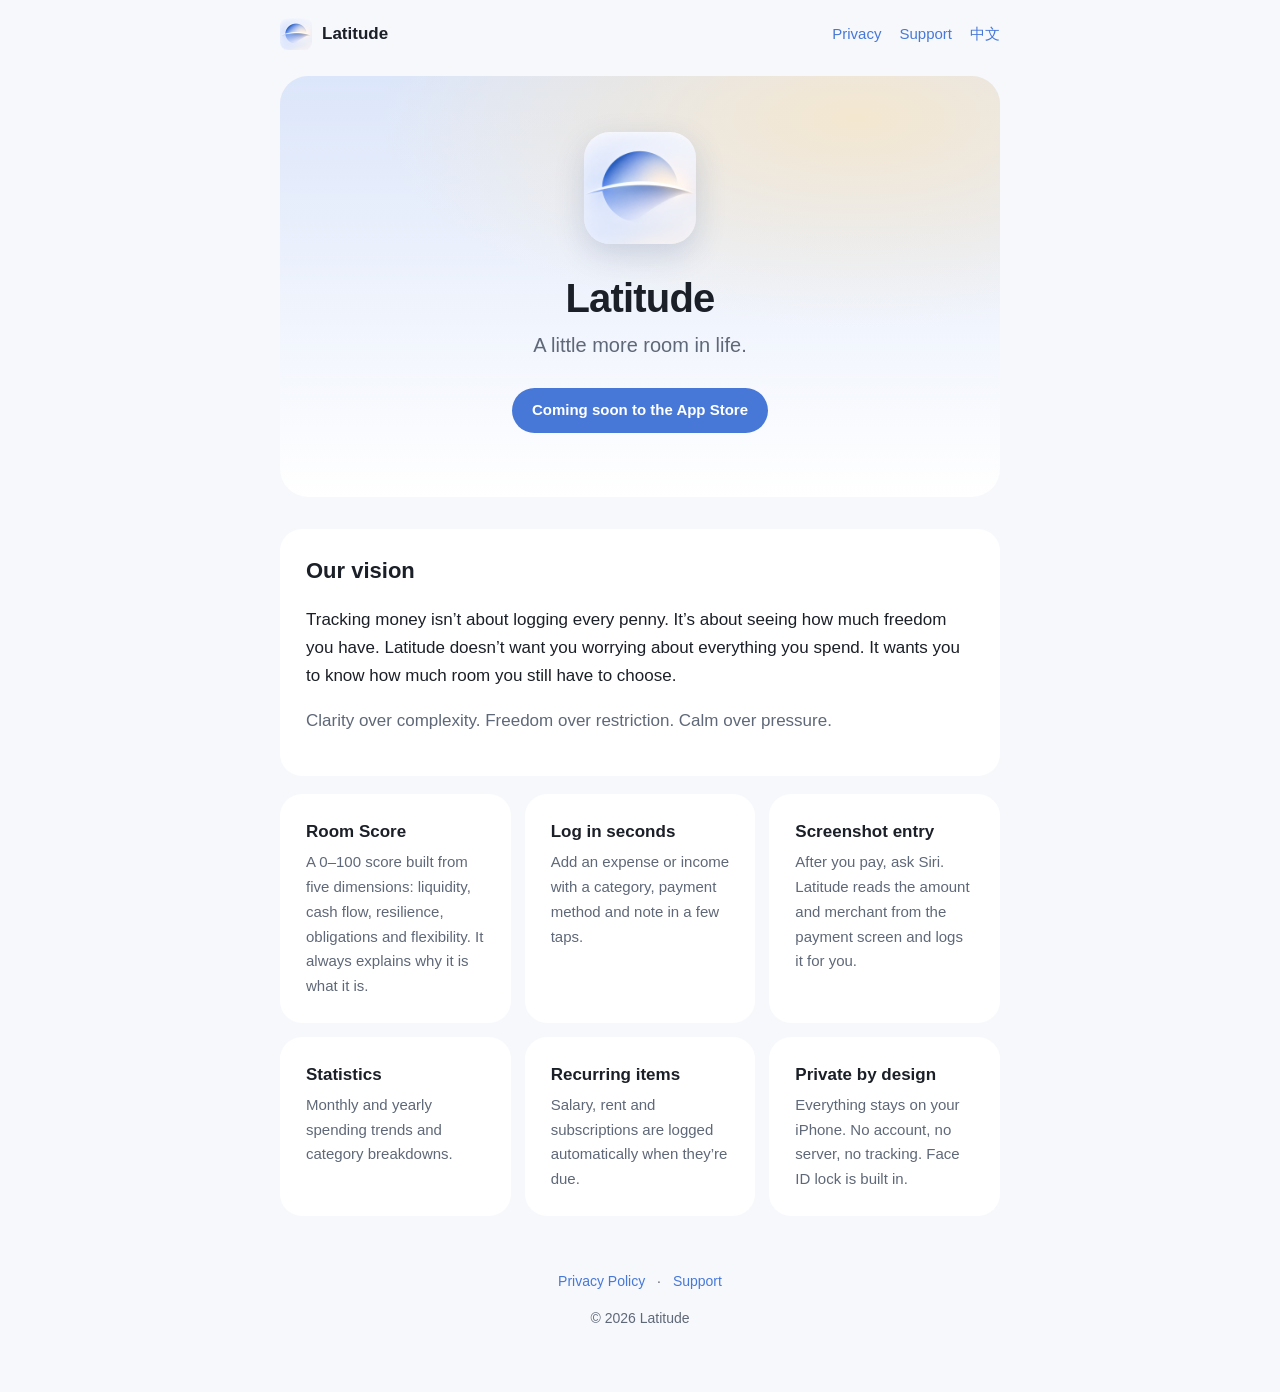
<file: index.html>
<!doctype html>
<html lang="en">
<head>
<meta charset="utf-8">
<meta name="viewport" content="width=device-width, initial-scale=1">
<title>Latitude — See how much room you have</title>
<meta name="description" content="Latitude is a private, on-device budget tracker with a Room Score that shows how much financial room you have.">
<link rel="icon" href="assets/favicon.png">
<link rel="stylesheet" href="assets/style.css">
</head>
<body>
<div class="wrap">
  <header class="top">
    <a class="brand" href="./"><img src="assets/favicon.png" alt="">Latitude</a>
    <nav><a href="privacy.html">Privacy</a><a href="support.html">Support</a><a href="zh/" lang="zh-Hans">中文</a></nav>
  </header>

  <section class="hero">
    <img src="assets/icon.png" alt="Latitude app icon">
    <h1>Latitude</h1>
    <p class="tag">A little more room in life.</p>
    <span class="soon">Coming soon to the App Store</span>
  </section>

  <section class="card">
    <h2>Our vision</h2>
    <p>Tracking money isn’t about logging every penny. It’s about seeing how much freedom you have. Latitude doesn’t want you worrying about everything you spend. It wants you to know how much room you still have to choose.</p>
    <p class="muted">Clarity over complexity. Freedom over restriction. Calm over pressure.</p>
  </section>

  <section class="features">
    <div class="card"><h3>Room Score</h3><p>A 0–100 score built from five dimensions: liquidity, cash flow, resilience, obligations and flexibility. It always explains why it is what it is.</p></div>
    <div class="card"><h3>Log in seconds</h3><p>Add an expense or income with a category, payment method and note in a few taps.</p></div>
    <div class="card"><h3>Screenshot entry</h3><p>After you pay, ask Siri. Latitude reads the amount and merchant from the payment screen and logs it for you.</p></div>
    <div class="card"><h3>Statistics</h3><p>Monthly and yearly spending trends and category breakdowns.</p></div>
    <div class="card"><h3>Recurring items</h3><p>Salary, rent and subscriptions are logged automatically when they’re due.</p></div>
    <div class="card"><h3>Private by design</h3><p>Everything stays on your iPhone. No account, no server, no tracking. Face ID lock is built in.</p></div>
  </section>

  <footer>
    <a href="privacy.html">Privacy Policy</a> · <a href="support.html">Support</a>
    <p>© 2026 Latitude</p>
  </footer>
</div>
</body>
</html>
</file>
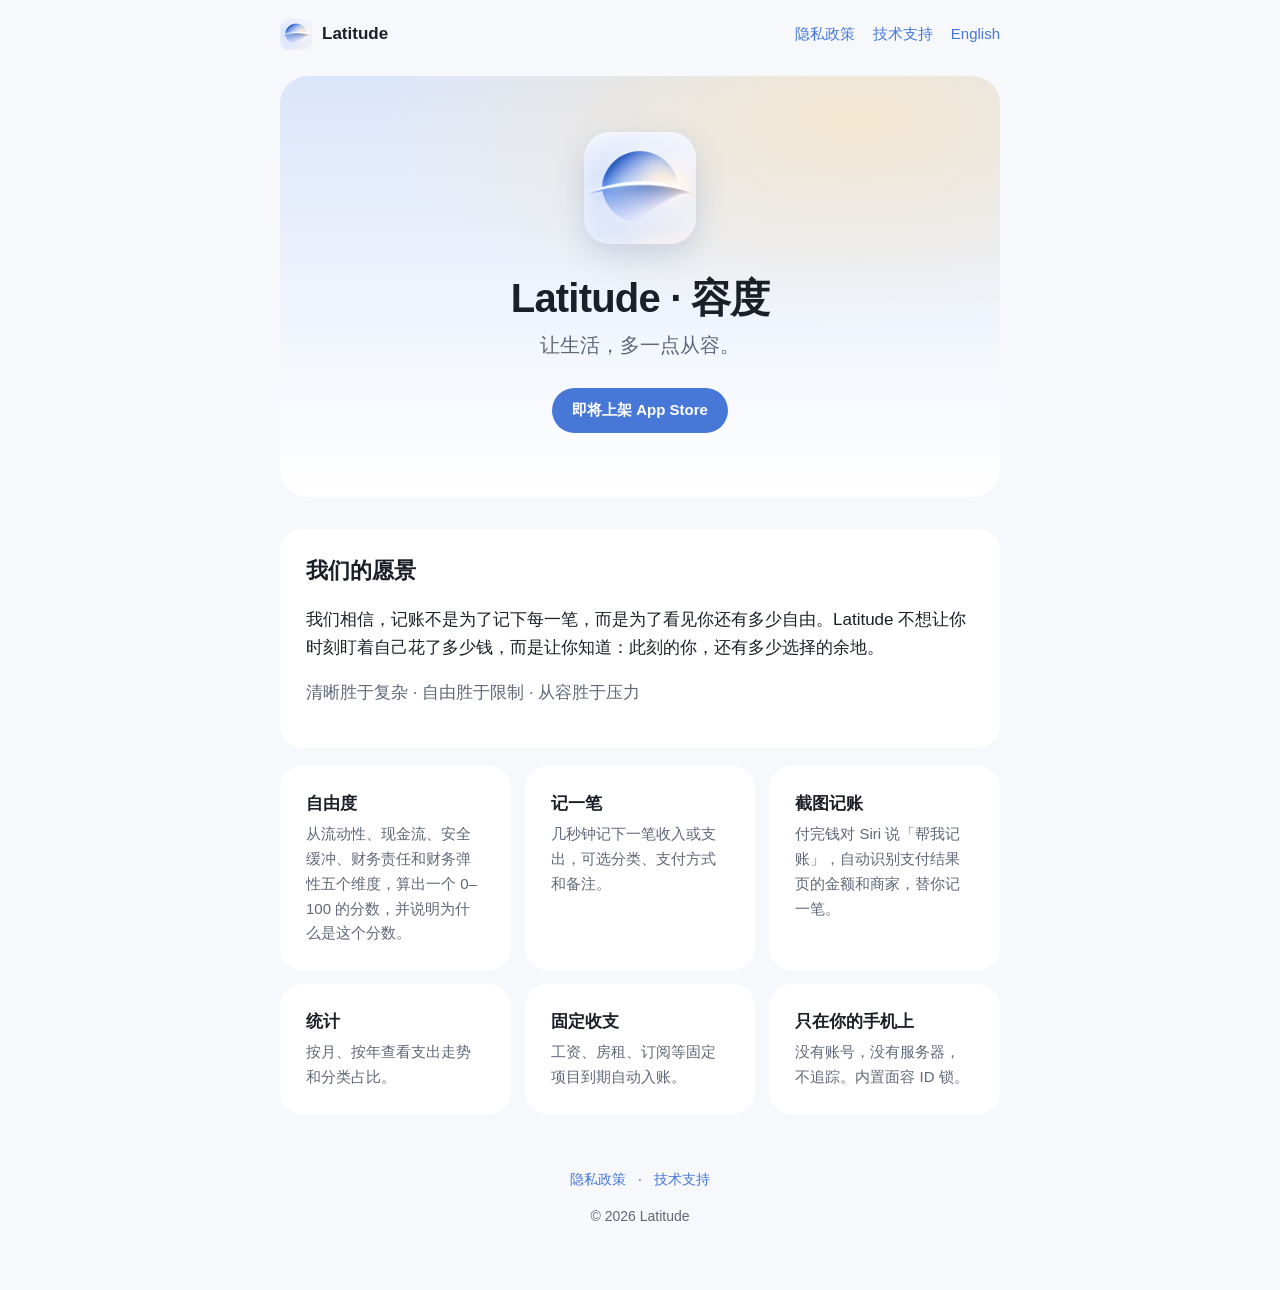
<file: zh/index.html>
<!doctype html>
<html lang="zh-Hans">
<head>
<meta charset="utf-8">
<meta name="viewport" content="width=device-width, initial-scale=1">
<title>Latitude 容度 — 看见你还有多少自由</title>
<meta name="description" content="Latitude 是一个只在手机上运行的记账和财务自由度 App。">
<link rel="icon" href="../assets/favicon.png">
<link rel="stylesheet" href="../assets/style.css">
</head>
<body>
<div class="wrap">
  <header class="top">
    <a class="brand" href="./"><img src="../assets/favicon.png" alt="">Latitude</a>
    <nav><a href="privacy.html">隐私政策</a><a href="support.html">技术支持</a><a href="../" lang="en">English</a></nav>
  </header>

  <section class="hero">
    <img src="../assets/icon.png" alt="Latitude 图标">
    <h1>Latitude · 容度</h1>
    <p class="tag">让生活，多一点从容。</p>
    <span class="soon">即将上架 App Store</span>
  </section>

  <section class="card">
    <h2>我们的愿景</h2>
    <p>我们相信，记账不是为了记下每一笔，而是为了看见你还有多少自由。Latitude 不想让你时刻盯着自己花了多少钱，而是让你知道：此刻的你，还有多少选择的余地。</p>
    <p class="muted">清晰胜于复杂 · 自由胜于限制 · 从容胜于压力</p>
  </section>

  <section class="features">
    <div class="card"><h3>自由度</h3><p>从流动性、现金流、安全缓冲、财务责任和财务弹性五个维度，算出一个 0–100 的分数，并说明为什么是这个分数。</p></div>
    <div class="card"><h3>记一笔</h3><p>几秒钟记下一笔收入或支出，可选分类、支付方式和备注。</p></div>
    <div class="card"><h3>截图记账</h3><p>付完钱对 Siri 说「帮我记账」，自动识别支付结果页的金额和商家，替你记一笔。</p></div>
    <div class="card"><h3>统计</h3><p>按月、按年查看支出走势和分类占比。</p></div>
    <div class="card"><h3>固定收支</h3><p>工资、房租、订阅等固定项目到期自动入账。</p></div>
    <div class="card"><h3>只在你的手机上</h3><p>没有账号，没有服务器，不追踪。内置面容 ID 锁。</p></div>
  </section>

  <footer>
    <a href="privacy.html">隐私政策</a> · <a href="support.html">技术支持</a>
    <p>© 2026 Latitude</p>
  </footer>
</div>
</body>
</html>
</file>
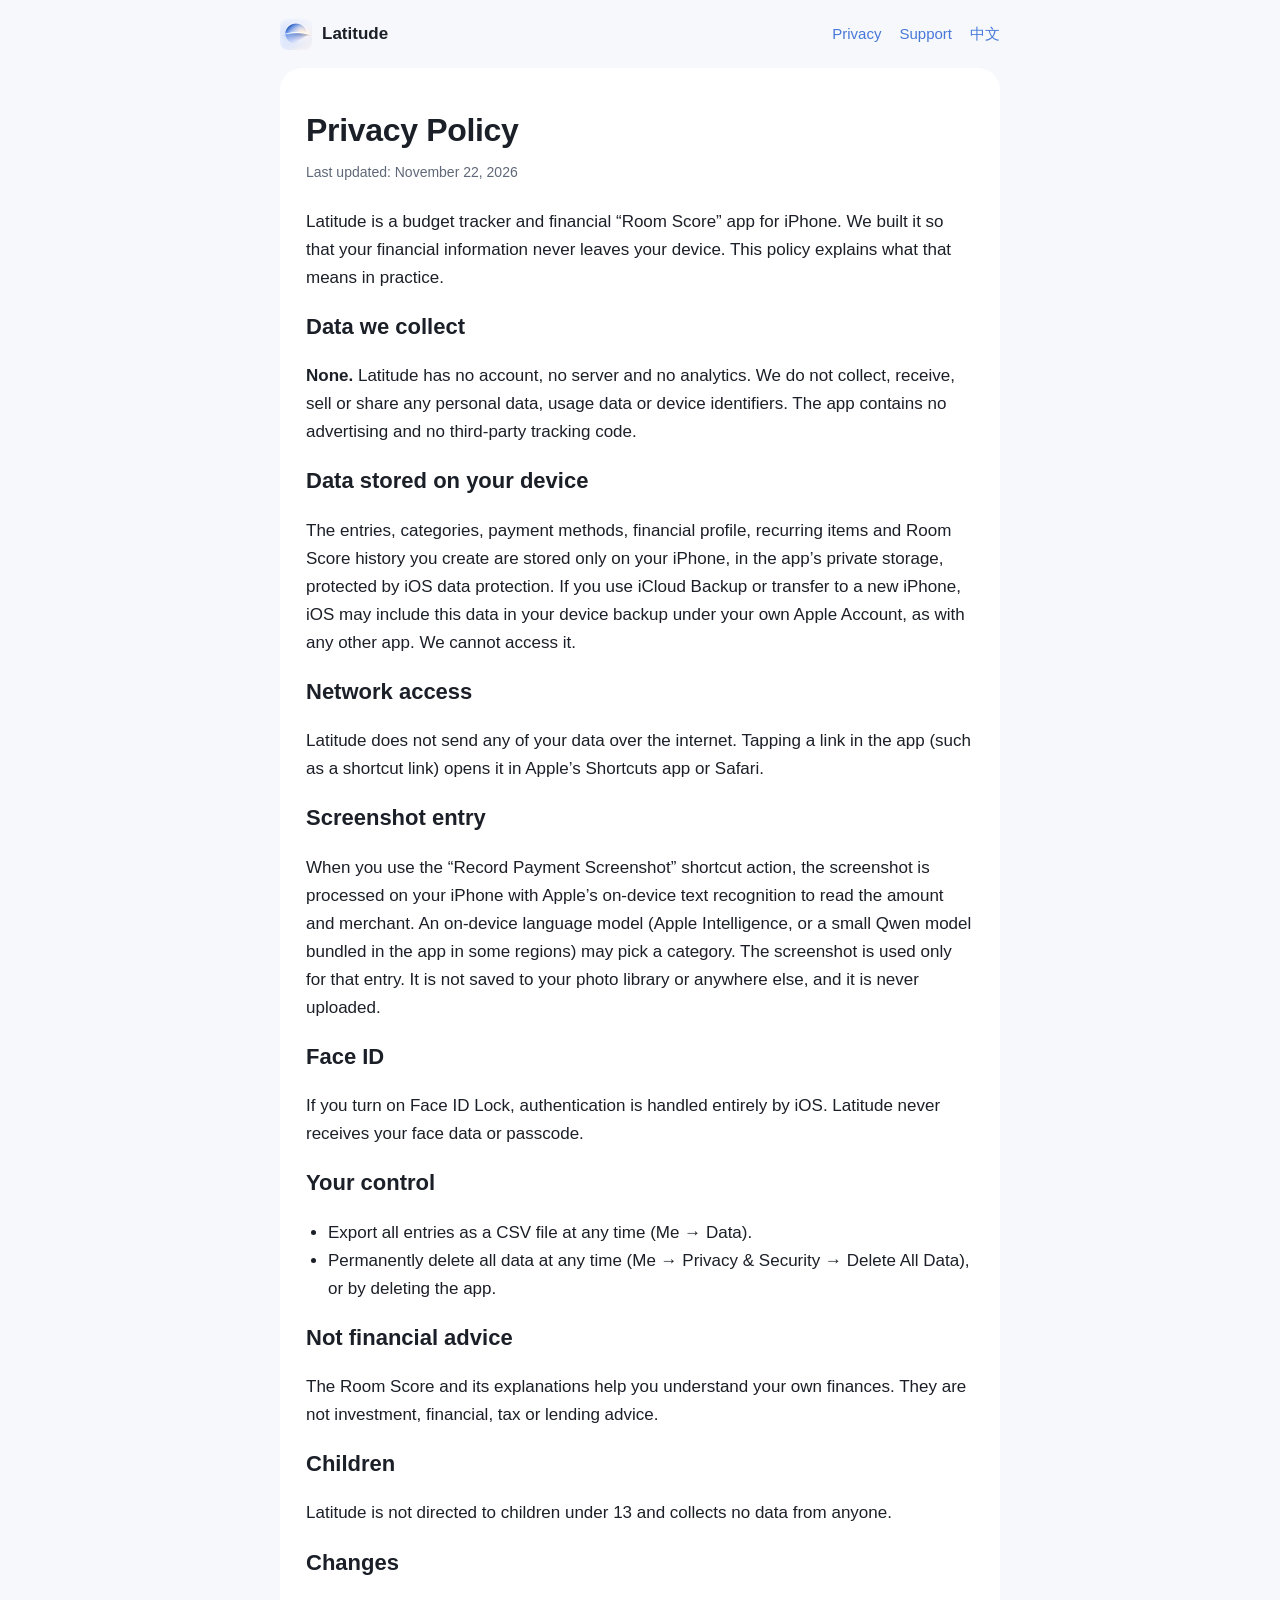
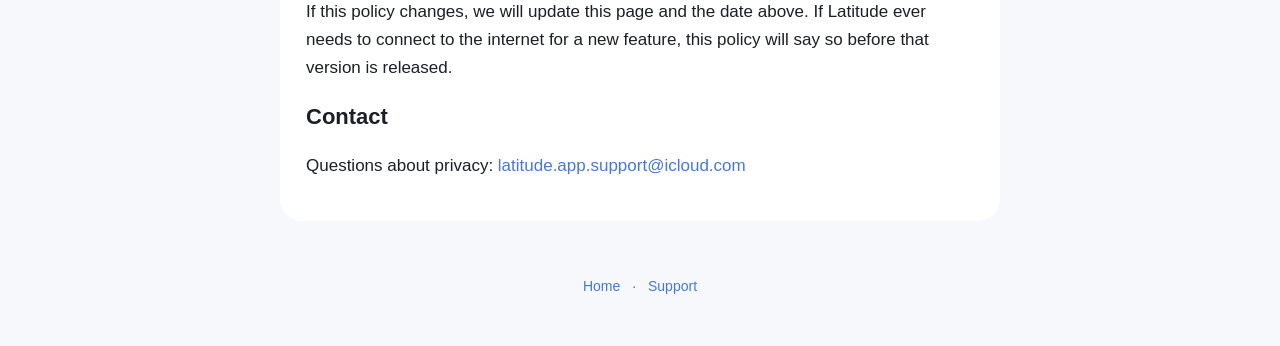
<file: privacy.html>
<!doctype html>
<html lang="en">
<head>
<meta charset="utf-8">
<meta name="viewport" content="width=device-width, initial-scale=1">
<title>Privacy Policy — Latitude</title>
<link rel="icon" href="assets/favicon.png">
<link rel="stylesheet" href="assets/style.css">
</head>
<body>
<div class="wrap">
  <header class="top">
    <a class="brand" href="./"><img src="assets/favicon.png" alt="">Latitude</a>
    <nav><a href="privacy.html">Privacy</a><a href="support.html">Support</a><a href="zh/privacy.html" lang="zh-Hans">中文</a></nav>
  </header>

  <article class="card">
    <h1>Privacy Policy</h1>
    <p class="updated">Last updated: November 22, 2026</p>

    <p>Latitude is a budget tracker and financial “Room Score” app for iPhone. We built it so that your financial information never leaves your device. This policy explains what that means in practice.</p>

    <h2>Data we collect</h2>
    <p><strong>None.</strong> Latitude has no account, no server and no analytics. We do not collect, receive, sell or share any personal data, usage data or device identifiers. The app contains no advertising and no third-party tracking code.</p>

    <h2>Data stored on your device</h2>
    <p>The entries, categories, payment methods, financial profile, recurring items and Room Score history you create are stored only on your iPhone, in the app’s private storage, protected by iOS data protection. If you use iCloud Backup or transfer to a new iPhone, iOS may include this data in your device backup under your own Apple Account, as with any other app. We cannot access it.</p>

    <h2>Network access</h2>
    <p>Latitude does not send any of your data over the internet. Tapping a link in the app (such as a shortcut link) opens it in Apple’s Shortcuts app or Safari.</p>

    <h2>Screenshot entry</h2>
    <p>When you use the “Record Payment Screenshot” shortcut action, the screenshot is processed on your iPhone with Apple’s on-device text recognition to read the amount and merchant. An on-device language model (Apple Intelligence, or a small Qwen model bundled in the app in some regions) may pick a category. The screenshot is used only for that entry. It is not saved to your photo library or anywhere else, and it is never uploaded.</p>

    <h2>Face ID</h2>
    <p>If you turn on Face ID Lock, authentication is handled entirely by iOS. Latitude never receives your face data or passcode.</p>

    <h2>Your control</h2>
    <ul>
      <li>Export all entries as a CSV file at any time (Me → Data).</li>
      <li>Permanently delete all data at any time (Me → Privacy &amp; Security → Delete All Data), or by deleting the app.</li>
    </ul>

    <h2>Not financial advice</h2>
    <p>The Room Score and its explanations help you understand your own finances. They are not investment, financial, tax or lending advice.</p>

    <h2>Children</h2>
    <p>Latitude is not directed to children under 13 and collects no data from anyone.</p>

    <h2>Changes</h2>
    <p>If this policy changes, we will update this page and the date above. If Latitude ever needs to connect to the internet for a new feature, this policy will say so before that version is released.</p>

    <h2>Contact</h2>
    <p>Questions about privacy: <a href="mailto:latitude.app.support@icloud.com">latitude.app.support@icloud.com</a></p>
  </article>

  <footer><a href="./">Home</a> · <a href="support.html">Support</a></footer>
</div>
</body>
</html>
</file>
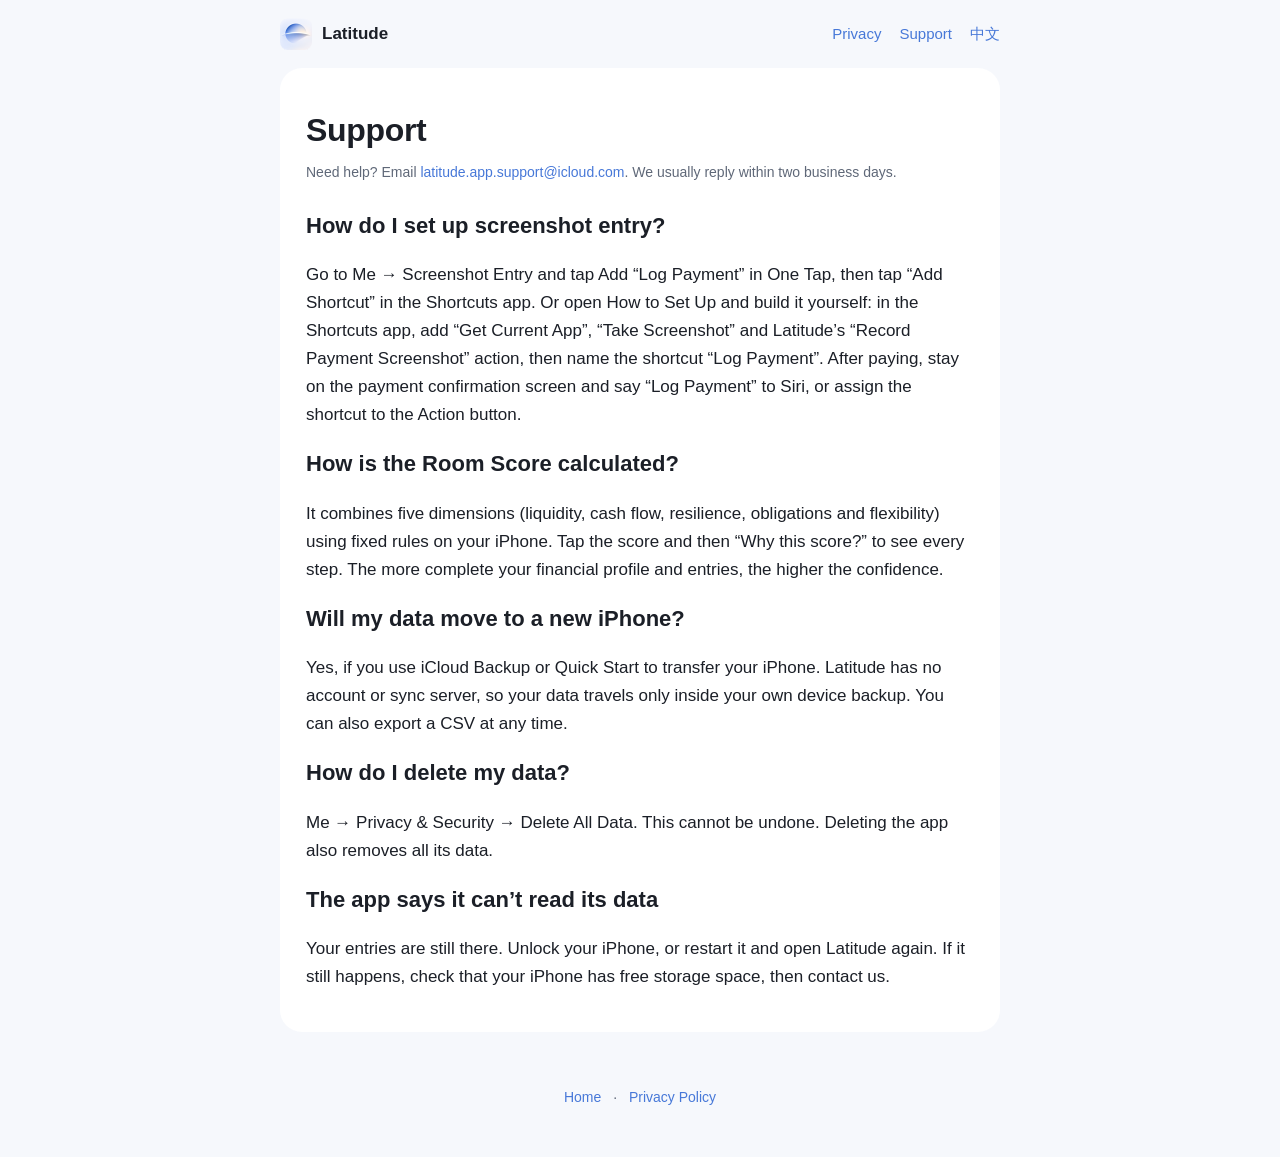
<file: support.html>
<!doctype html>
<html lang="en">
<head>
<meta charset="utf-8">
<meta name="viewport" content="width=device-width, initial-scale=1">
<title>Support — Latitude</title>
<link rel="icon" href="assets/favicon.png">
<link rel="stylesheet" href="assets/style.css">
</head>
<body>
<div class="wrap">
  <header class="top">
    <a class="brand" href="./"><img src="assets/favicon.png" alt="">Latitude</a>
    <nav><a href="privacy.html">Privacy</a><a href="support.html">Support</a><a href="zh/support.html" lang="zh-Hans">中文</a></nav>
  </header>

  <article class="card">
    <h1>Support</h1>
    <p class="updated">Need help? Email <a href="mailto:latitude.app.support@icloud.com">latitude.app.support@icloud.com</a>. We usually reply within two business days.</p>

    <h2>How do I set up screenshot entry?</h2>
    <p>Go to Me → Screenshot Entry and tap Add “Log Payment” in One Tap, then tap “Add Shortcut” in the Shortcuts app. Or open How to Set Up and build it yourself: in the Shortcuts app, add “Get Current App”, “Take Screenshot” and Latitude’s “Record Payment Screenshot” action, then name the shortcut “Log Payment”. After paying, stay on the payment confirmation screen and say “Log Payment” to Siri, or assign the shortcut to the Action button.</p>

    <h2>How is the Room Score calculated?</h2>
    <p>It combines five dimensions (liquidity, cash flow, resilience, obligations and flexibility) using fixed rules on your iPhone. Tap the score and then “Why this score?” to see every step. The more complete your financial profile and entries, the higher the confidence.</p>

    <h2>Will my data move to a new iPhone?</h2>
    <p>Yes, if you use iCloud Backup or Quick Start to transfer your iPhone. Latitude has no account or sync server, so your data travels only inside your own device backup. You can also export a CSV at any time.</p>

    <h2>How do I delete my data?</h2>
    <p>Me → Privacy &amp; Security → Delete All Data. This cannot be undone. Deleting the app also removes all its data.</p>

    <h2>The app says it can’t read its data</h2>
    <p>Your entries are still there. Unlock your iPhone, or restart it and open Latitude again. If it still happens, check that your iPhone has free storage space, then contact us.</p>
  </article>

  <footer><a href="./">Home</a> · <a href="privacy.html">Privacy Policy</a></footer>
</div>
</body>
</html>
</file>
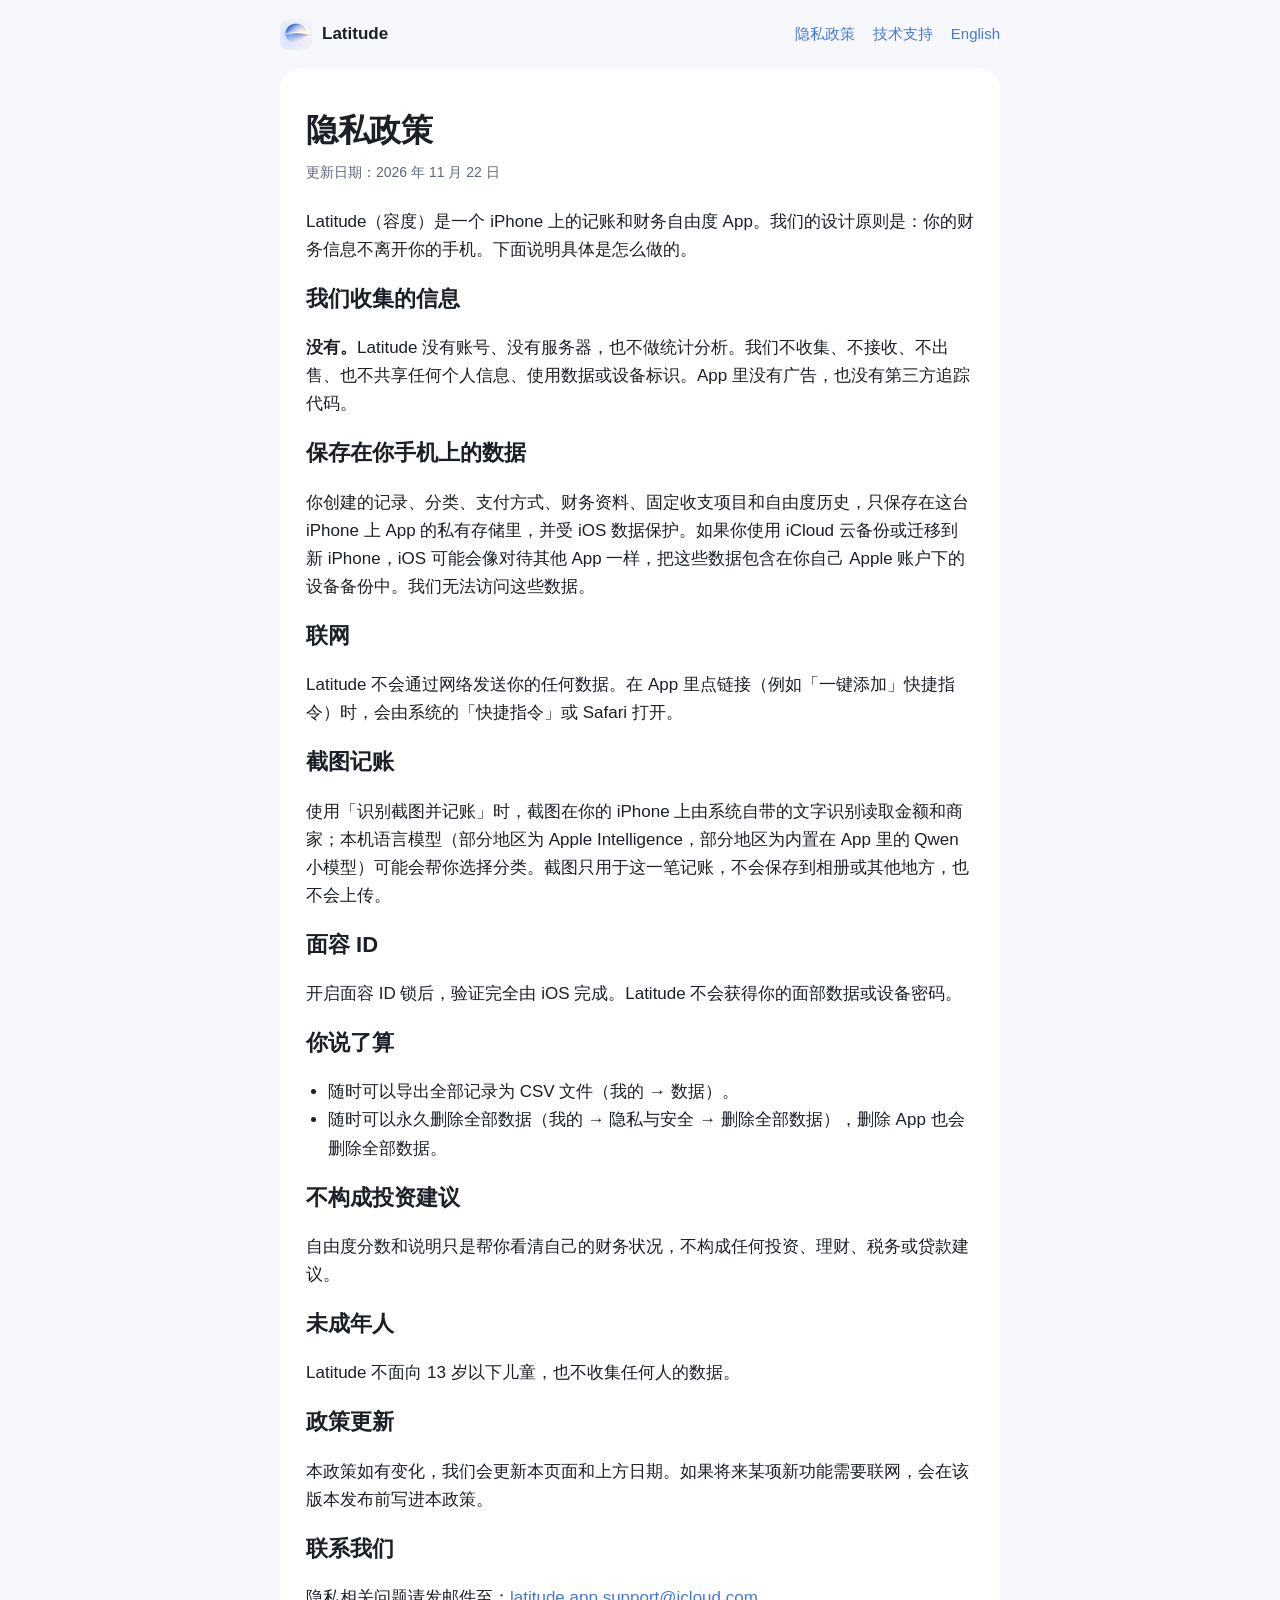
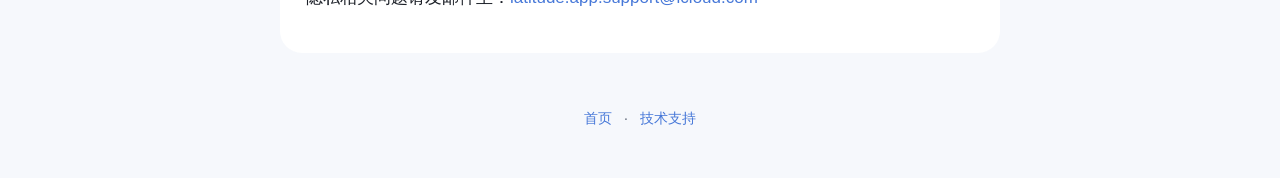
<file: zh/privacy.html>
<!doctype html>
<html lang="zh-Hans">
<head>
<meta charset="utf-8">
<meta name="viewport" content="width=device-width, initial-scale=1">
<title>隐私政策 — Latitude 容度</title>
<link rel="icon" href="../assets/favicon.png">
<link rel="stylesheet" href="../assets/style.css">
</head>
<body>
<div class="wrap">
  <header class="top">
    <a class="brand" href="./"><img src="../assets/favicon.png" alt="">Latitude</a>
    <nav><a href="privacy.html">隐私政策</a><a href="support.html">技术支持</a><a href="../privacy.html" lang="en">English</a></nav>
  </header>

  <article class="card">
    <h1>隐私政策</h1>
    <p class="updated">更新日期：2026 年 11 月 22 日</p>

    <p>Latitude（容度）是一个 iPhone 上的记账和财务自由度 App。我们的设计原则是：你的财务信息不离开你的手机。下面说明具体是怎么做的。</p>

    <h2>我们收集的信息</h2>
    <p><strong>没有。</strong>Latitude 没有账号、没有服务器，也不做统计分析。我们不收集、不接收、不出售、也不共享任何个人信息、使用数据或设备标识。App 里没有广告，也没有第三方追踪代码。</p>

    <h2>保存在你手机上的数据</h2>
    <p>你创建的记录、分类、支付方式、财务资料、固定收支项目和自由度历史，只保存在这台 iPhone 上 App 的私有存储里，并受 iOS 数据保护。如果你使用 iCloud 云备份或迁移到新 iPhone，iOS 可能会像对待其他 App 一样，把这些数据包含在你自己 Apple 账户下的设备备份中。我们无法访问这些数据。</p>

    <h2>联网</h2>
    <p>Latitude 不会通过网络发送你的任何数据。在 App 里点链接（例如「一键添加」快捷指令）时，会由系统的「快捷指令」或 Safari 打开。</p>

    <h2>截图记账</h2>
    <p>使用「识别截图并记账」时，截图在你的 iPhone 上由系统自带的文字识别读取金额和商家；本机语言模型（部分地区为 Apple Intelligence，部分地区为内置在 App 里的 Qwen 小模型）可能会帮你选择分类。截图只用于这一笔记账，不会保存到相册或其他地方，也不会上传。</p>

    <h2>面容 ID</h2>
    <p>开启面容 ID 锁后，验证完全由 iOS 完成。Latitude 不会获得你的面部数据或设备密码。</p>

    <h2>你说了算</h2>
    <ul>
      <li>随时可以导出全部记录为 CSV 文件（我的 → 数据）。</li>
      <li>随时可以永久删除全部数据（我的 → 隐私与安全 → 删除全部数据），删除 App 也会删除全部数据。</li>
    </ul>

    <h2>不构成投资建议</h2>
    <p>自由度分数和说明只是帮你看清自己的财务状况，不构成任何投资、理财、税务或贷款建议。</p>

    <h2>未成年人</h2>
    <p>Latitude 不面向 13 岁以下儿童，也不收集任何人的数据。</p>

    <h2>政策更新</h2>
    <p>本政策如有变化，我们会更新本页面和上方日期。如果将来某项新功能需要联网，会在该版本发布前写进本政策。</p>

    <h2>联系我们</h2>
    <p>隐私相关问题请发邮件至：<a href="mailto:latitude.app.support@icloud.com">latitude.app.support@icloud.com</a></p>
  </article>

  <footer><a href="./">首页</a> · <a href="support.html">技术支持</a></footer>
</div>
</body>
</html>
</file>
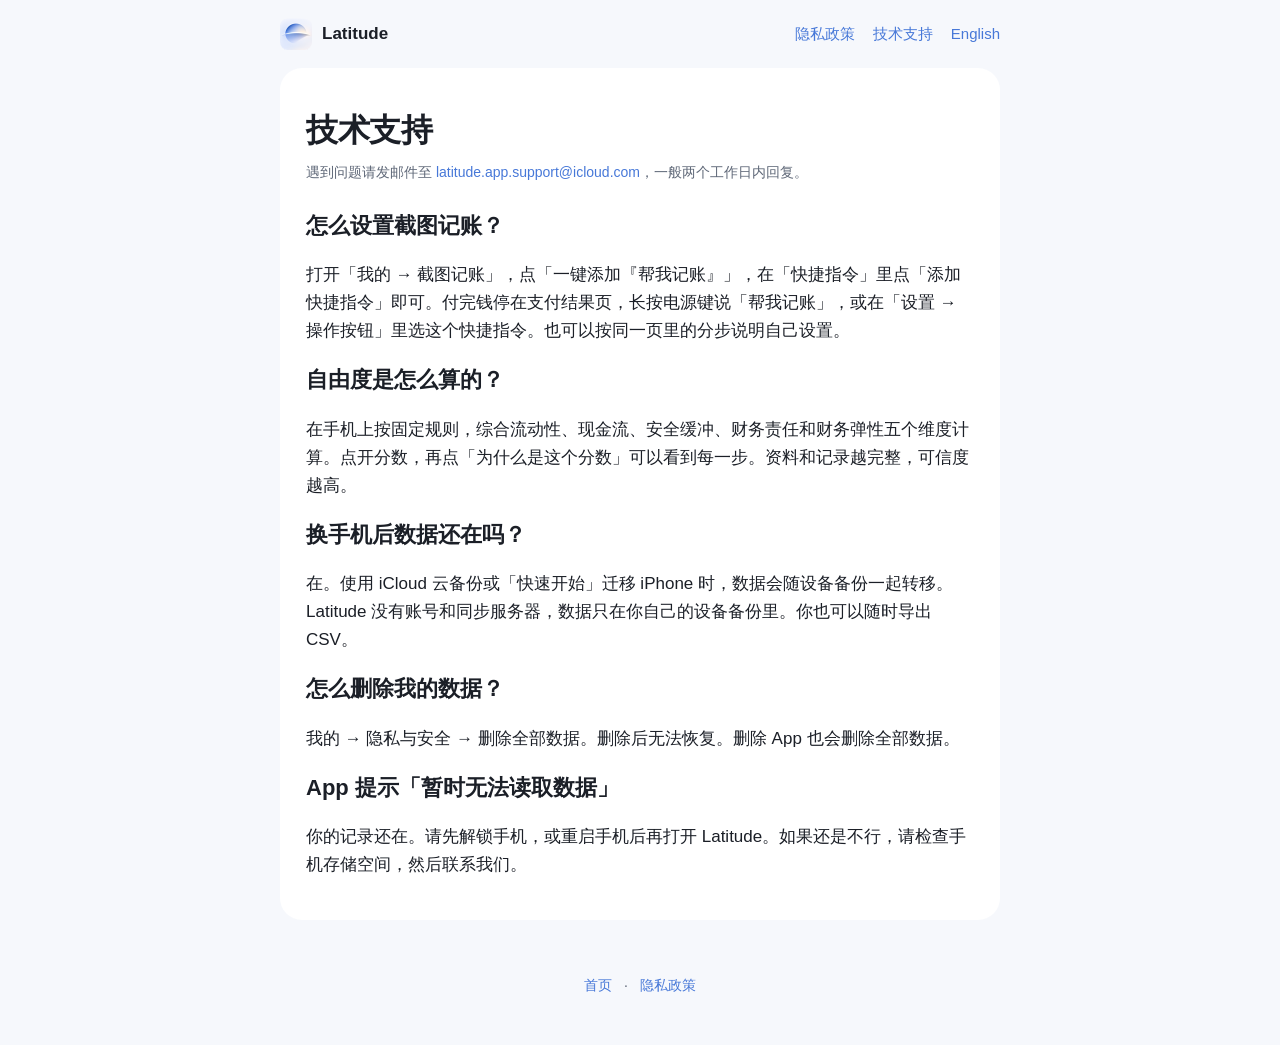
<file: zh/support.html>
<!doctype html>
<html lang="zh-Hans">
<head>
<meta charset="utf-8">
<meta name="viewport" content="width=device-width, initial-scale=1">
<title>技术支持 — Latitude 容度</title>
<link rel="icon" href="../assets/favicon.png">
<link rel="stylesheet" href="../assets/style.css">
</head>
<body>
<div class="wrap">
  <header class="top">
    <a class="brand" href="./"><img src="../assets/favicon.png" alt="">Latitude</a>
    <nav><a href="privacy.html">隐私政策</a><a href="support.html">技术支持</a><a href="../support.html" lang="en">English</a></nav>
  </header>

  <article class="card">
    <h1>技术支持</h1>
    <p class="updated">遇到问题请发邮件至 <a href="mailto:latitude.app.support@icloud.com">latitude.app.support@icloud.com</a>，一般两个工作日内回复。</p>

    <h2>怎么设置截图记账？</h2>
    <p>打开「我的 → 截图记账」，点「一键添加『帮我记账』」，在「快捷指令」里点「添加快捷指令」即可。付完钱停在支付结果页，长按电源键说「帮我记账」，或在「设置 → 操作按钮」里选这个快捷指令。也可以按同一页里的分步说明自己设置。</p>

    <h2>自由度是怎么算的？</h2>
    <p>在手机上按固定规则，综合流动性、现金流、安全缓冲、财务责任和财务弹性五个维度计算。点开分数，再点「为什么是这个分数」可以看到每一步。资料和记录越完整，可信度越高。</p>

    <h2>换手机后数据还在吗？</h2>
    <p>在。使用 iCloud 云备份或「快速开始」迁移 iPhone 时，数据会随设备备份一起转移。Latitude 没有账号和同步服务器，数据只在你自己的设备备份里。你也可以随时导出 CSV。</p>

    <h2>怎么删除我的数据？</h2>
    <p>我的 → 隐私与安全 → 删除全部数据。删除后无法恢复。删除 App 也会删除全部数据。</p>

    <h2>App 提示「暂时无法读取数据」</h2>
    <p>你的记录还在。请先解锁手机，或重启手机后再打开 Latitude。如果还是不行，请检查手机存储空间，然后联系我们。</p>
  </article>

  <footer><a href="./">首页</a> · <a href="privacy.html">隐私政策</a></footer>
</div>
</body>
</html>
</file>
<file: assets/style.css>
:root {
  --accent: #4778D8;
  --mist: #DCE6FA;
  --champagne: #F4E7D0;
  --bg: #F6F8FC;
  --card: #FFFFFF;
  --text: #1B1F27;
  --muted: #5F6878;
  --line: #E3E8F1;
}
@media (prefers-color-scheme: dark) {
  :root {
    --accent: #5C88E6;
    --mist: #1E2A44;
    --champagne: #3A3226;
    --bg: #0F1218;
    --card: #181C24;
    --text: #EEF1F6;
    --muted: #A2AABA;
    --line: #2A303B;
  }
}
* { box-sizing: border-box; }
html { -webkit-text-size-adjust: 100%; }
body {
  margin: 0;
  overflow-wrap: anywhere;
  background: var(--bg);
  color: var(--text);
  font: 17px/1.65 -apple-system, BlinkMacSystemFont, "SF Pro Text", "PingFang SC", "Helvetica Neue", sans-serif;
}
a { color: var(--accent); text-decoration: none; }
a:hover { text-decoration: underline; }
.wrap { max-width: 760px; margin: 0 auto; padding: 0 20px; }
header.top {
  display: flex; align-items: center; justify-content: space-between;
  flex-wrap: wrap; gap: 10px 16px;
  padding: 18px 0;
}
header.top nav { flex-wrap: wrap; }
header.top .brand { display: flex; align-items: center; gap: 10px; font-weight: 600; color: var(--text); }
header.top .brand img { width: 32px; height: 32px; border-radius: 8px; }
header.top nav { display: flex; gap: 18px; font-size: 15px; }
.hero {
  text-align: center;
  padding: 56px 24px 64px;
  margin: 8px 0 32px;
  border-radius: 28px;
  background: radial-gradient(120% 90% at 80% 10%, var(--champagne) 0%, transparent 55%),
              linear-gradient(180deg, var(--mist) 0%, var(--card) 100%);
}
.hero img { width: 112px; height: 112px; border-radius: 26px; box-shadow: 0 10px 30px rgba(40, 70, 140, .18); }
.hero h1 { font-size: 40px; line-height: 1.15; margin: 22px 0 8px; letter-spacing: -0.02em; }
.hero p.tag { font-size: 20px; color: var(--muted); margin: 0; }
.hero .soon { display: inline-block; margin-top: 26px; padding: 10px 20px; border-radius: 999px; background: var(--accent); color: #fff; font-weight: 600; font-size: 15px; }
.card { background: var(--card); border-radius: 22px; padding: 24px 26px; margin: 0 0 18px; }
.card h2 { margin: 0 0 6px; font-size: 22px; }
.features { display: grid; grid-template-columns: repeat(auto-fit, minmax(220px, 1fr)); gap: 14px; margin-bottom: 18px; }
.features .card { margin: 0; }
.features h3 { margin: 0 0 4px; font-size: 17px; }
.features p { margin: 0; color: var(--muted); font-size: 15px; }
article h1 { font-size: 32px; margin: 12px 0 4px; letter-spacing: -0.01em; }
article .updated { color: var(--muted); font-size: 14px; margin: 0 0 24px; }
article h2 { font-size: 20px; margin: 28px 0 6px; }
article p, article li { color: var(--text); }
article ul { padding-left: 22px; }
.muted { color: var(--muted); }
footer { padding: 36px 0 48px; color: var(--muted); font-size: 14px; text-align: center; }
footer a { margin: 0 8px; }
@media (max-width: 520px) {
  .hero h1 { font-size: 32px; }
  header.top nav { gap: 12px; font-size: 14px; }
}
</file>
